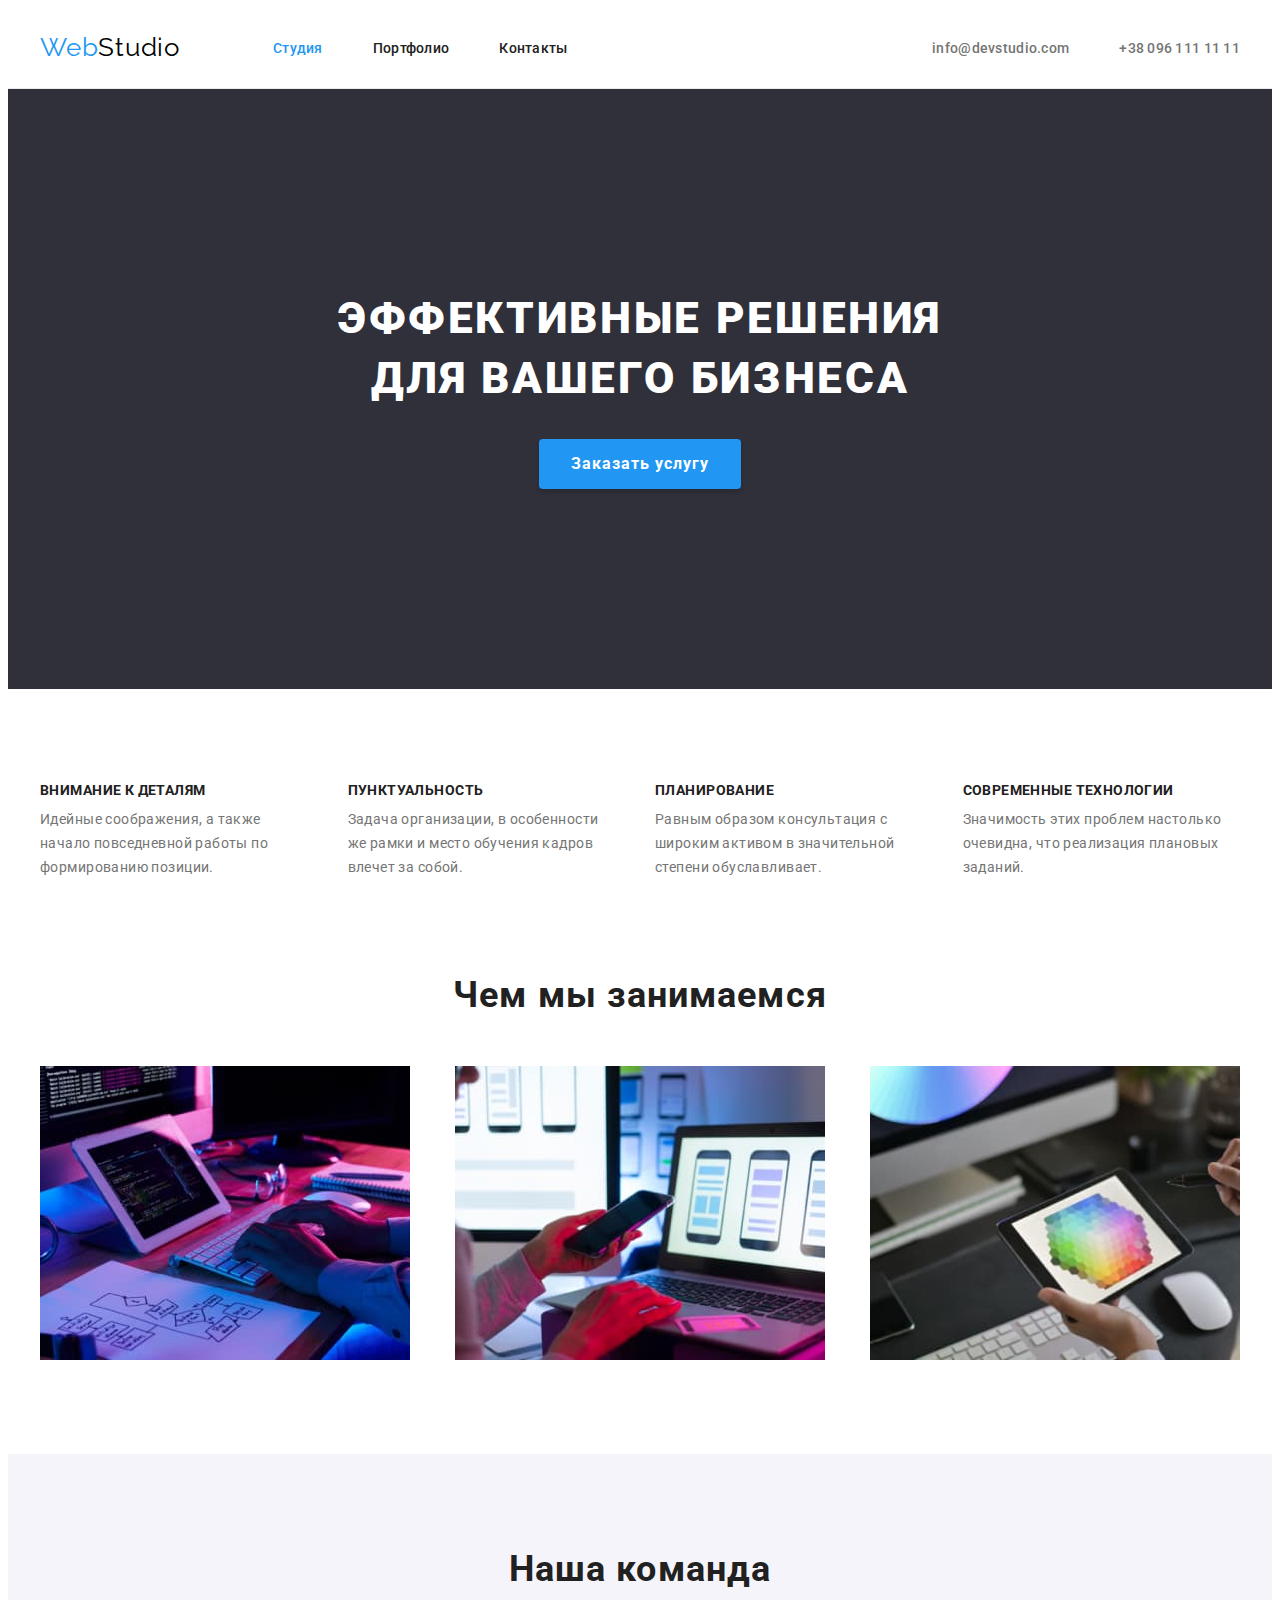
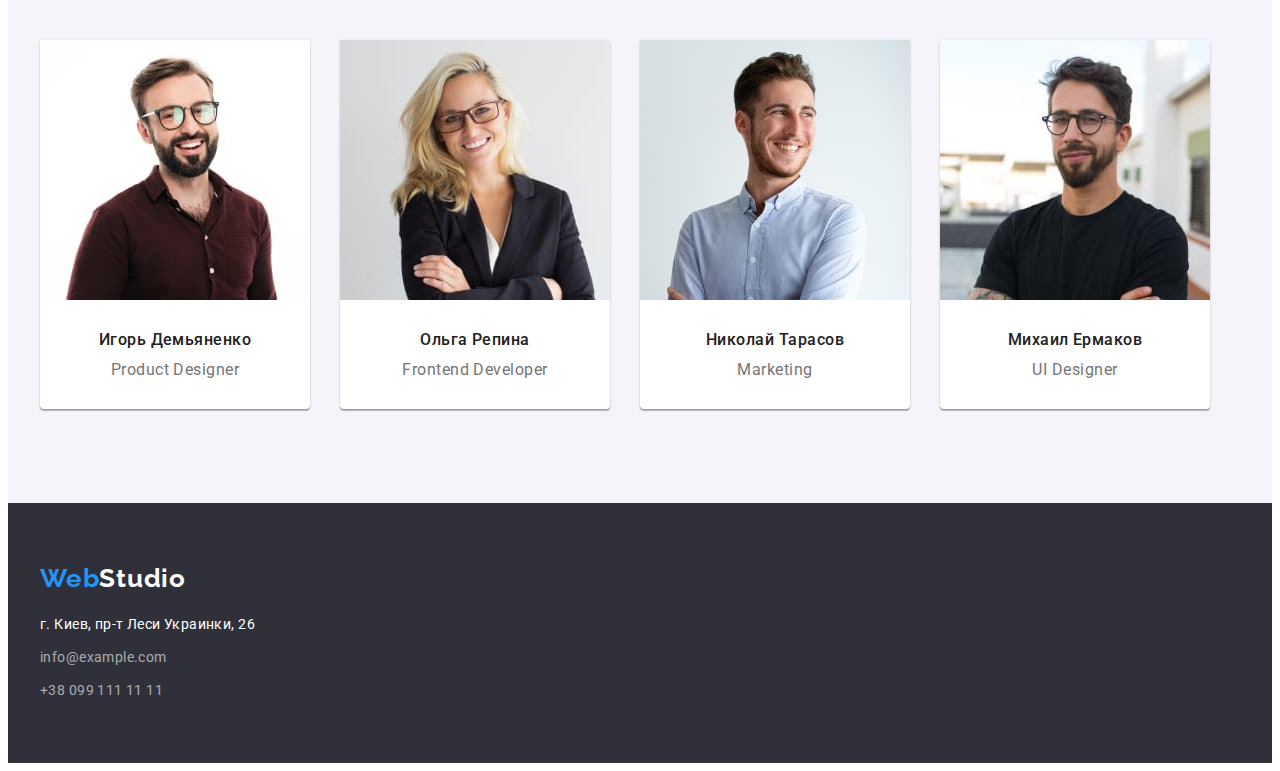
<file: index.html>
<!DOCTYPE html>
<html lang="ru">
  <head>
    <link
      rel="stylesheet"
      href="https://cdnjs.cloudflare.com/ajax/libs/modern-normalize/1.1.0/modern-normalize.min.css"
      integrity="sha512-wpPYUAdjBVSE4KJnH1VR1HeZfpl1ub8YT/NKx4PuQ5NmX2tKuGu6U/JRp5y+Y8XG2tV+wKQpNHVUX03MfMFn9Q=="
      crossorigin="anonymous"
      referrerpolicy="no-referrer"
    />
    <meta charset="UTF-8" />
    <meta http-equiv="X-UA-Compatible" content="IE=edge" />
    <meta name="viewport" content="width=device-width, initial-scale=1.0" />
    <title>WebStudio</title>
    <link rel="preconnect" href="https://fonts.gstatic.com" />
    <link
      href="https://fonts.googleapis.com/css2?family=Raleway:wght@700&family=Roboto:wght@400;500;700;900&display=swap"
      rel="stylesheet"
    />
    <link rel="stylesheet" href="./css/style.css" />
  </head>

  <body>
    <!--Шапка сайта (логотип, nav, контакти)-->
    <header class="header">
      <div class="container header-container">
        <nav class="nav">
          <a href="./" class="logo link"><span>Web</span>Studio</a>

          <!--Навигация на другие страницы-->
          <ul class="nav-menu list">
            <li class="menu-item">
              <a class="menu-link link current" href="">Студия</a>
            </li>
            <li class="menu-item">
              <a class="menu-link link" href="./portfolio.html">Портфолио</a>
            </li>
            <li class="menu-item">
              <a class="menu-link link" href="">Контакты</a>
            </li>
          </ul>
        </nav>

        <!--Контакты-->
        <ul class="contact list">
          <li class="contact-item">
            <a class="contact-mail link" href="mailto:info@devstudio.com">info@devstudio.com</a>
          </li>
          <li class="contact-item">
            <a class="contact-tel link" href="tel:+380961111111">+38 096 111 11 11</a>
          </li>
        </ul>
      </div>
    </header>

    <!--Уникальный контент страницы-->
    <main class="main">
      <!--Герой-->
      <section class="hero">
        <h1 class="hero-title">Эффективные решения для вашего бизнеса</h1>
        <button type="button" class="main-button">Заказать услугу</button>
      </section>

      <!--Преимущества-->
      <section class="dignity">
        <div class="container">
          <h2 hidden>Почему стоит выбрать нас</h2>
          <ul class="dignity-list list">
            <li class="dignity-item">
              <div class="dignity-description">
                <h3 class="dignity-title">Внимание к деталям</h3>
                <p class="dignity-text">
                  Идейные соображения, а также начало повседневной работы по формированию позиции.
                </p>
              </div>
            </li>
            <li class="dignity-item">
              <div class="dignity-description">
                <h3 class="dignity-title">Пунктуальность</h3>
                <p class="dignity-text">
                  Задача организации, в особенности же рамки и место обучения кадров влечет за
                  собой.
                </p>
              </div>
            </li>
            <li class="dignity-item">
              <div class="dignity-description">
                <h3 class="dignity-title">Планирование</h3>
                <p class="dignity-text">
                  Равным образом консультация с широким активом в значительной степени
                  обуславливает.
                </p>
              </div>
            </li>
            <li class="dignity-item">
              <div class="dignity-description">
                <h3 class="dignity-title">Современные технологии</h3>
                <p class="dignity-text">
                  Значимость этих проблем настолько очевидна, что реализация плановых заданий.
                </p>
              </div>
            </li>
          </ul>
        </div>
      </section>

      <!--Чем мы занимаемся-->
      <section class="profile">
        <div class="container">
          <h2 class="profile-titel">Чем мы занимаемся</h2>
          <ul class="profile-list list">
            <li class="profile-item">
              <img
                class="profile-img"
                src="./imeges/studio-page/box1.jpg"
                alt="блок1"
                width="370"
                height="294"
              />
            </li>
            <li class="profile-item">
              <img
                class="profile-img"
                src="./imeges/studio-page/box2.jpg"
                alt="блок2"
                width="370"
                height="294"
              />
            </li>
            <li class="profile-item">
              <img
                class="profile-img"
                src="./imeges/studio-page/box3.jpg"
                alt="блок3"
                width="370"
                height="294"
              />
            </li>
          </ul>
        </div>
      </section>

      <!--Наша команда-->
      <section class="team">
        <div class="container">
          <h2 class="team-title">Наша команда</h2>
          <ul class="team-list list">
            <li class="team-item">
              <div class="team-card">
                <img
                  class="team-img"
                  src="./imeges/studio-page/img1.jpg"
                  alt="Игорь Демьяненко"
                  width="270"
                  height="260"
                />
                <div class="team-badge">
                  <h3 class="team-name">Игорь Демьяненко</h3>
                  <p class="team-profession">Product Designer</p>
                </div>
              </div>
            </li>

            <li class="team-item">
              <div class="team-card">
                <img
                  class="team-img"
                  src="./imeges/studio-page/img2.jpg"
                  alt="Ольга Репина"
                  width="270"
                  height="260"
                />
                <div class="team-badge">
                  <h3 class="team-name">Ольга Репина</h3>
                  <p class="team-profession">Frontend Developer</p>
                </div>
              </div>
            </li>

            <li class="team-item">
              <div class="team-card">
                <img
                  class="team-img"
                  src="./imeges/studio-page/img3.jpg"
                  alt="Николай Тарасов"
                  width="270"
                  height="260"
                />
                <div class="team-badge">
                  <h3 class="team-name">Николай Тарасов</h3>
                  <p class="team-profession">Marketing</p>
                </div>
              </div>
            </li>

            <li class="team-item">
              <div class="team-card">
                <img
                  class="team-img"
                  src="./imeges/studio-page/img4.jpg"
                  alt="Михаил Ермаков"
                  width="270"
                  height="260"
                />
                <div class="team-badge">
                  <h3 class="team-name">Михаил Ермаков</h3>
                  <p class="team-profession">UI Designer</p>
                </div>
              </div>
            </li>
          </ul>
        </div>
      </section>
    </main>

    <!--Подвал страницы-->
    <footer class="footer">
      <div class="container">
        <a href="./" class="logo-footer link"><span>Web</span>Studio</a>
        <address class="footer-contact">
          <ul class="footer-list list">
            <li class="footer-item">
              <a
                class="footer-address link"
                href="https://goo.gl/maps/ubs8C16pTjqJVdpH9"
                target="_blank"
                rel="noopener noreferrer"
                >г. Киев, пр-т Леси Украинки, 26</a
              >
            </li>
            <li class="footer-mail">
              <a class="footer-mail-link link" href="mailto:info@example.com">info@example.com</a>
            </li>
            <li>
              <a class="footer-tel link" href="tel:+380991111111">+38 099 111 11 11</a>
            </li>
          </ul>
        </address>
      </div>
    </footer>
  </body>
</html>
</file>
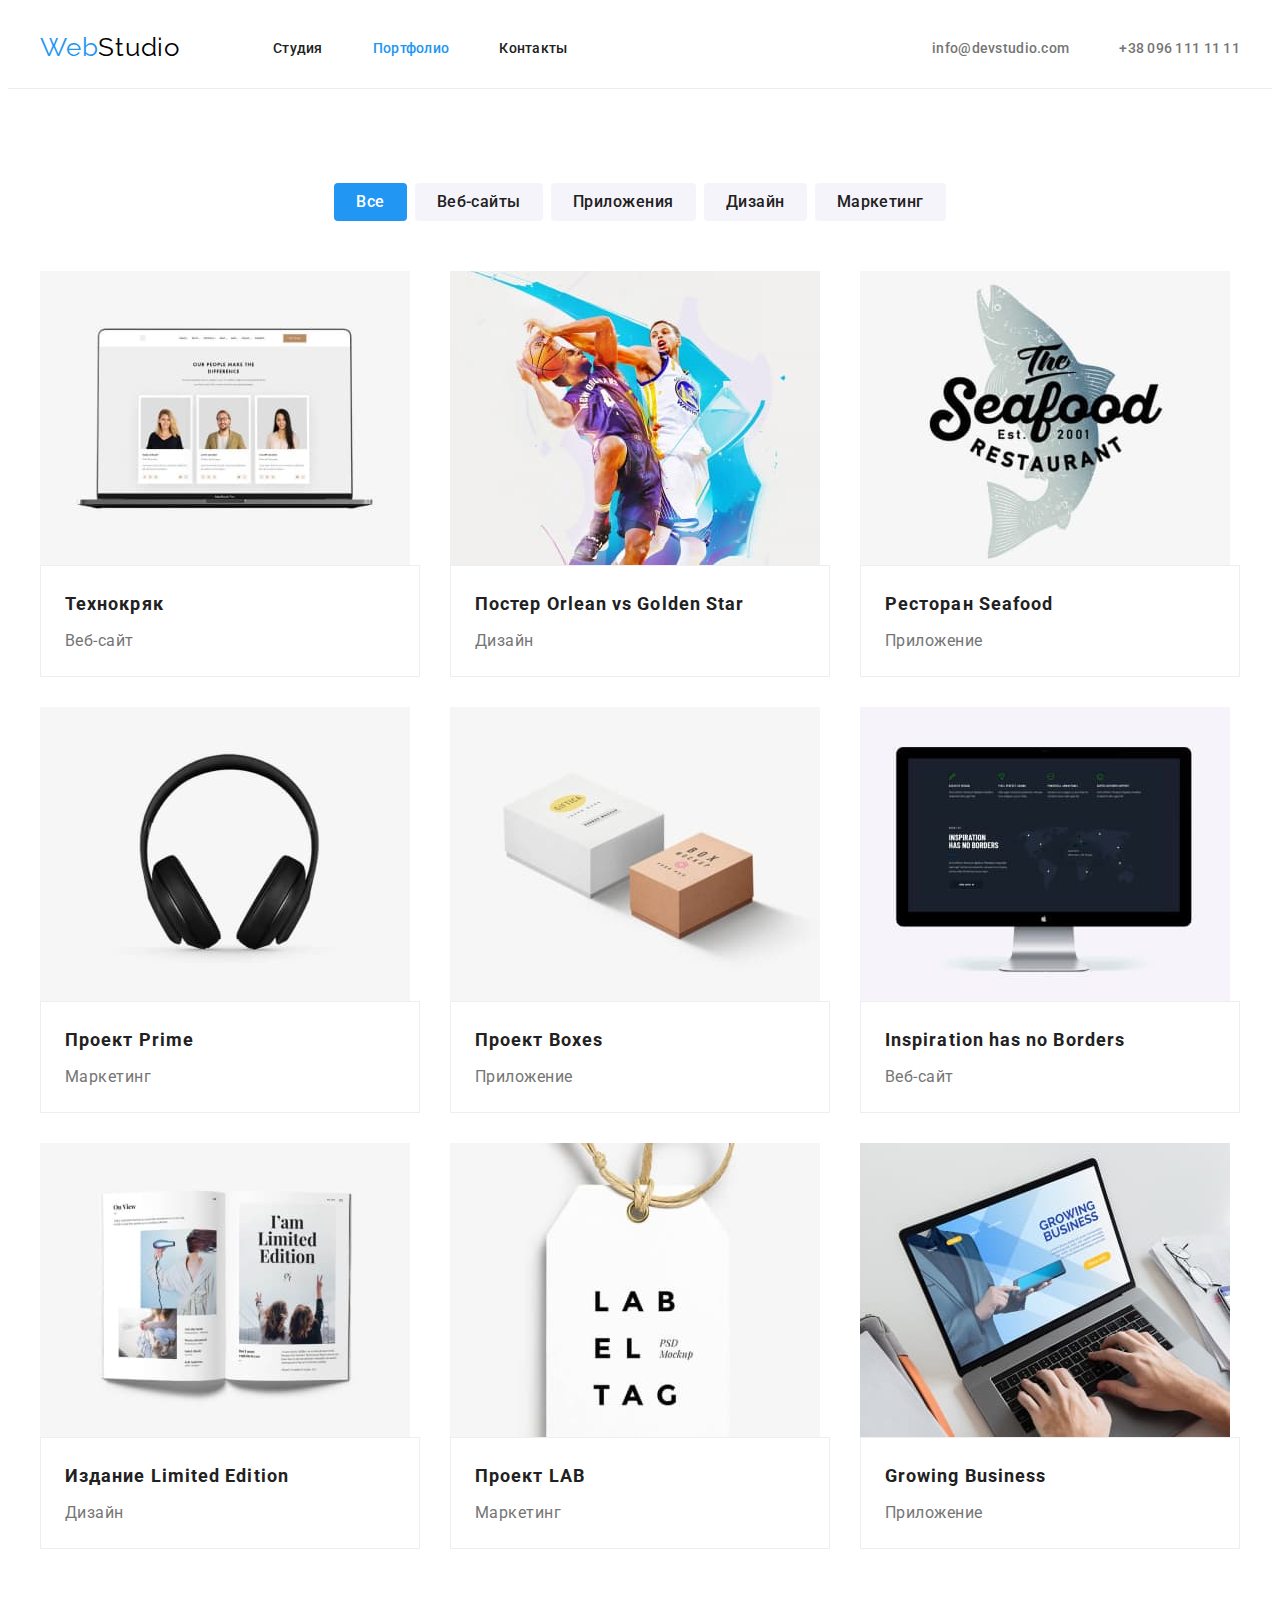
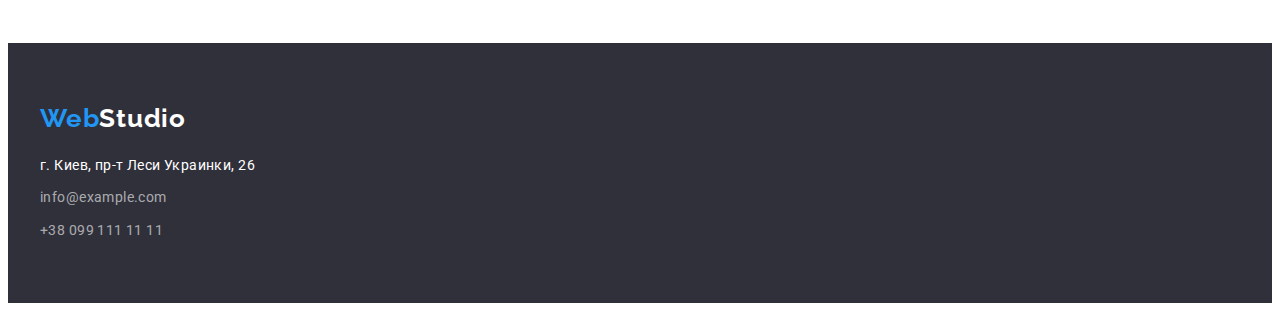
<file: portfolio.html>
<!DOCTYPE html>
<html lang="ru">
  <head>
    <link
      rel="stylesheet"
      href="https://cdnjs.cloudflare.com/ajax/libs/modern-normalize/1.1.0/modern-normalize.min.css"
      integrity="sha512-wpPYUAdjBVSE4KJnH1VR1HeZfpl1ub8YT/NKx4PuQ5NmX2tKuGu6U/JRp5y+Y8XG2tV+wKQpNHVUX03MfMFn9Q=="
      crossorigin="anonymous"
      referrerpolicy="no-referrer"
    />
    <meta charset="UTF-8" />
    <meta http-equiv="X-UA-Compatible" content="IE=edge" />
    <meta name="viewport" content="width=device-width, initial-scale=1.0" />
    <title>WebStudio</title>
    <link rel="preconnect" href="https://fonts.gstatic.com" />
    <link
      href="https://fonts.googleapis.com/css2?family=Raleway:wght@700&family=Roboto:wght@400;500;700;900&display=swap"
      rel="stylesheet"
    />
    <link rel="stylesheet" href="./css/style.css" />
  </head>

  <body>
    <!--Шапка сайта (логотип, nav, контакти)-->
    <header class="header">
      <div class="container header-container">
        <nav class="nav">
          <a href="./" class="logo link"><span>Web</span>Studio</a>

          <!--Навигация на другие страницы-->
          <ul class="nav-menu list">
            <li class="menu-item">
              <a class="menu-link link" href="./index.html">Студия</a>
            </li>
            <li class="menu-item">
              <a class="menu-link link current" href="./portfolio.html">Портфолио</a>
            </li>
            <li class="menu-item">
              <a class="menu-link link" href="">Контакты</a>
            </li>
          </ul>
        </nav>

        <!--Контакты-->
        <ul class="contact list">
          <li class="contact-item">
            <a class="contact-mail link" href="mailto:info@devstudio.com">info@devstudio.com</a>
          </li>
          <li class="contact-item">
            <a class="contact-tel link" href="tel:+380961111111">+38 096 111 11 11</a>
          </li>
        </ul>
      </div>
    </header>

    <!--Уникальный контент страницы-->
    <main>
      <section class="portfolio">
        <div class="container">
          <h1 hidden>Портофолио</h1>
          <!--Фильтр-кнопки-->
          <ul class="portfolio-filter list">
            <li class="filter-item">
              <button type="button" class="button-secondary current">Все</button>
            </li>
            <li class="filter-item">
              <button type="button" class="button-secondary">Веб-сайты</button>
            </li>
            <li class="filter-item">
              <button type="button" class="button-secondary">Приложения</button>
            </li>
            <li class="filter-item">
              <button type="button" class="button-secondary">Дизайн</button>
            </li>
            <li class="filter-item">
              <button type="button" class="button-secondary">Маркетинг</button>
            </li>
          </ul>

          <!--Роботы проведенные студией-->
          <ul class="project-list list">
            <li class="project-item">
              <a class="project-link" href="">
                <img
                  class="project-img"
                  src="./imeges/portfolio-page/project1.jpg"
                  alt="Веб-сайт"
                  width="370"
                  height="294"
                />
              </a>
              <div class="project-card">
                <h2 class="project-title">Технокряк</h2>
                <p class="project-text">Веб-сайт</p>
              </div>
            </li>
            <li class="project-item">
              <a href="">
                <img
                  class="project-img"
                  src="./imeges/portfolio-page/project2.jpg"
                  alt="Постер"
                  width="370"
                  height="294"
                />
              </a>
              <div class="project-card">
                <h2 class="project-title">Постер <span lang="en">Orlean vs Golden Star</span></h2>
                <p class="project-text">Дизайн</p>
              </div>
            </li>
            <li class="project-item">
              <a href="">
                <img
                  class="project-img"
                  src="./imeges/portfolio-page/project3.jpg"
                  alt="Логотип ресторана Seafood"
                  width="370"
                  height="294"
                />
              </a>
              <div class="project-card">
                <h2 class="project-title">Ресторан <span lang="en">Seafood</span></h2>
                <p class="project-text">Приложение</p>
              </div>
            </li>
            <li class="project-item">
              <a href="">
                <img
                  class="project-img"
                  src="./imeges/portfolio-page/project4.jpg"
                  alt="Наушники"
                  width="370"
                  height="294"
                />
              </a>
              <div class="project-card">
                <h2 class="project-title">Проект <span lang="en">Prime</span></h2>
                <p class="project-text">Маркетинг</p>
              </div>
            </li>
            <li class="project-item">
              <a href="">
                <img
                  class="project-img"
                  src="./imeges/portfolio-page/project5.jpg"
                  alt="Коробки"
                  width="370"
                  height="294"
              /></a>
              <div class="project-card">
                <h2 class="project-title">Проект <span lang="en">Boxes</span></h2>
                <p class="project-text">Приложение</p>
              </div>
            </li>
            <li class="project-item">
              <a href="">
                <img
                  class="project-img"
                  src="./imeges/portfolio-page/project6.jpg"
                  alt="Монитор"
                  width="370"
                  height="294"
              /></a>
              <div class="project-card">
                <h2 lang="en" class="project-title">Inspiration has no Borders</h2>
                <p class="project-text">Веб-сайт</p>
              </div>
            </li>
            <li class="project-item">
              <a href="">
                <img
                  class="project-img"
                  src="./imeges/portfolio-page/project7.jpg"
                  alt="Журнал"
                  width="370"
                  height="294"
              /></a>
              <div class="project-card">
                <h2 class="project-title">Издание <span lang="en">Limited Edition</span></h2>
                <p class="project-text">Дизайн</p>
              </div>
            </li>
            <li class="project-item">
              <a href="">
                <img
                  class="project-img"
                  src="./imeges/portfolio-page/project8.jpg"
                  alt="Бирка"
                  width="370"
                  height="294"
              /></a>
              <div class="project-card">
                <h2 class="project-title">Проект <span lang="en">LAB</span></h2>
                <p class="project-text">Маркетинг</p>
              </div>
            </li>
            <li class="project-item">
              <a href="">
                <img
                  class="project-img"
                  src="./imeges/portfolio-page/project9.jpg"
                  alt="Ноутбук"
                  width="370"
                  height="294"
              /></a>
              <div class="project-card">
                <h2 lang="en" class="project-title">Growing Business</h2>
                <p class="project-text">Приложение</p>
              </div>
            </li>
          </ul>
        </div>
      </section>
    </main>

    <!--Подвал страницы-->
    <footer class="footer">
      <div class="container">
        <a href="./" class="logo-footer link"><span>Web</span>Studio</a>
        <address class="footer-contact">
          <ul class="footer-list list">
            <li class="footer-item">
              <a
                class="footer-address link"
                href="https://goo.gl/maps/ubs8C16pTjqJVdpH9"
                target="_blank"
                rel="noopener noreferrer"
                >г. Киев, пр-т Леси Украинки, 26</a
              >
            </li>
            <li class="footer-mail">
              <a class="footer-mail-link link" href="mailto:info@example.com">info@example.com</a>
            </li>
            <li>
              <a class="footer-tel link" href="tel:+380991111111">+38 099 111 11 11</a>
            </li>
          </ul>
        </address>
      </div>
    </footer>
  </body>
</html>
</file>
<file: css/style.css>
:root {
  --primery-text-color: #757575;
  --title-text-color: #212121;
  --background-button-secondary: #f5f4fa;
  --accent-color: #2196f3;
  --white-color: #ffffff;
  --background-footer-hero: #2f303a;
}

/* --- Сброс --- */
.list {
  list-style: none;
}
.link {
  text-decoration: none;
}

h1,
h2,
h3,
h4,
h5,
h6,
p {
  margin-top: 0;
  margin-bottom: 0;
}

ul,
ol {
  margin-top: 0;
  margin-bottom: 0;
  padding-left: 0;
}
/* --- END Сброс --- */

img {
  display: block;
  max-width: 100%;
}

.container {
  width: 1200px;
  margin-left: auto;
  margin-right: auto;
  padding-left: 15px;
  padding-right: 15px;
}

/* возможно, поменять цвет текста */
body {
  font-family: 'Roboto', sans-serif;
  background-color: var(--white-color);

  /* ???
  margin-left: auto;
  margin-right: auto; */
}

/* Logo */
.logo {
  margin-right: 93px;

  font-family: 'Raleway', sans-serif;
  font-size: 26px;
  line-height: 1.19;
  letter-spacing: 0.03em;
  color: #000000;
}

.logo span {
  color: var(--accent-color);
}

/* ========== HEADER ========== */

.header {
  padding-top: 24px;
  padding-bottom: 25px;
  border-bottom: 1px solid #ececec;
}
.header-container {
  display: flex;
  align-items: center;
  justify-content: space-between;
}

/* навигация сайта */
.nav {
  display: flex;
  align-items: center;
}

.nav-menu {
  display: flex;
  align-items: center;
}

.menu-item:not(:last-child) {
  margin-right: 50px;
}

.menu-link {
  padding-top: 32px;
  padding-bottom: 22px;

  font-style: normal;
  font-weight: 500;
  font-size: 14px;
  line-height: 1.14;
  letter-spacing: 0.02em;
  color: var(--title-text-color);
}

.menu-link.current {
  color: var(--accent-color);
}

.menu-link:hover,
.menu-link:focus {
  color: var(--accent-color);
}

/* контакты */
.contact {
  display: flex;
  align-items: center;
  /* margin-left: auto; - как вариант, если убрать justify-content: space-between */
}

.contact-item:not(:last-child) {
  margin-right: 50px;
}

.contact-mail,
.contact-tel {
  font-weight: 500;
  font-size: 14px;
  line-height: 1.14;
  letter-spacing: 0.02em;
  color: var(--primery-text-color);
}

.contact-mail:hover,
.contact-mail:focus {
  color: var(--accent-color);
}
.contact-tel:hover,
.contact-tel:focus {
  color: var(--accent-color);
}
/* ========== END HEDER ==========  */

/* ========== BUTTON ========== */

.main-button {
  padding: 10px 32px;
  box-shadow: 0px 4px 4px rgba(0, 0, 0, 0.15);
  border-radius: 4px;
  border: none;

  color: #ffffff;
  background-color: var(--accent-color);

  font-family: Roboto;
  font-weight: 700;
  font-size: 16px;
  line-height: 1.87;
  align-items: center;
  text-align: center;
  letter-spacing: 0.06em;
}

.main-button:hover,
.main-button:focus {
  background-color: #188ce8;
}

.button-secondary {
  padding: 6px 22px;
  border: none;
  border-radius: 4px;
  color: var(--title-text-color);
  background-color: var(--background-button-secondary);

  font-family: Roboto;
  font-weight: 500;
  font-size: 16px;
  line-height: 1.62;
  letter-spacing: 0.03em;
}
.button-secondary:hover,
.button-secondary:focus {
  color: #ffffff;
  background-color: var(--accent-color);
  box-shadow: 0px 3px 1px rgba(0, 0, 0, 0.1), 0px 1px 2px rgba(0, 0, 0, 0.08),
    0px 2px 2px rgba(0, 0, 0, 0.12);
}

.button-secondary.current {
  color: var(--white-color);
  background-color: var(--accent-color);
}
/* ========== END BUTTON ========== */

/* ========== MAIN ========== */

.hero {
  padding-top: 200px;
  padding-bottom: 200px;
  background-color: var(--background-footer-hero);
  text-align: center;
}

.hero-title {
  max-width: 696px;
  margin-bottom: 30px;
  margin-left: auto;
  margin-right: auto;

  font-weight: 900;
  font-size: 44px;
  line-height: 1.36;
  letter-spacing: 0.06em;
  text-transform: uppercase;

  color: #ffffff;
}

/* ========== END MAIN ========== */

/* ========== ПРЕИМУЩЕСТВА (dignity) ========== */
.dignity {
  padding-top: 94px;
  padding-bottom: 47px;
}

.dignity-list {
  display: flex;
  align-items: center;

  flex-wrap: wrap;
  margin-left: -30px;
  margin-top: -30px;
}

.dignity-item {
  margin-left: 30px;
  margin-top: 30px;
  flex-basis: calc((100% - 120px) / 4);
}

.dignity-description {
  width: 270px;
}

.dignity-title {
  margin-bottom: 10px;

  color: var(--title-text-color);
  font-weight: 700;
  font-size: 14px;
  line-height: 1.14;
  letter-spacing: 0.03em;
  text-transform: uppercase;
}

.dignity-text {
  color: var(--primery-text-color);
  font-weight: 400;
  font-size: 14px;
  line-height: 1.71;
  letter-spacing: 0.03em;
}
/* ========== END ПРЕИМУЩЕСТВА (dignity) ========== */

/* ========== PROFILE (чем мы занимаемся) ========== */
.profile {
  padding-top: 47px;
  padding-bottom: 94px;
}

.profile-titel {
  margin-bottom: 50px;

  color: var(--title-text-color);
  font-weight: 700;
  font-size: 36px;
  line-height: 1.17;
  text-align: center;
  letter-spacing: 0.03em;
}

.profile-list {
  display: flex;
  align-items: center;
  justify-content: space-between;
}

/* .profile-item:not(:last-child) {
  margin-right: 30px;
} */

/* ========== END PROFILE (чем мы занимаемся) ========== */

/* ========== TEAM ========== */

.team {
  background-color: #f5f4fa;
  padding-top: 94px;
  padding-bottom: 94px;
}

.team-title {
  margin-bottom: 50px;

  color: var(--title-text-color);
  font-weight: 700;
  font-size: 36px;
  line-height: 1.17;
  text-align: center;
  letter-spacing: 0.03em;
}
.team-list {
  display: flex;
  align-items: center;
}

.team-item:not(:last-child) {
  margin-right: 30px;
}

.team-card {
  background: #ffffff;
  box-shadow: 0px 1px 3px rgba(0, 0, 0, 0.12), 0px 1px 1px rgba(0, 0, 0, 0.14),
    0px 2px 1px rgba(0, 0, 0, 0.2);
  border-radius: 0px 0px 4px 4px;
}

.team-badge {
  padding-top: 30px;
  padding-bottom: 30px;
}

.team-name {
  margin-bottom: 10px;

  color: var(--title-text-color);
  font-weight: 500;
  font-size: 16px;
  line-height: 1.19;
  text-align: center;
  letter-spacing: 0.03em;
}

.team-profession {
  color: var(--primery-text-color);
  font-weight: 400;
  font-size: 16px;
  line-height: 1.19;
  text-align: center;
  letter-spacing: 0.03em;
}
/* ========== END TEAM ========== */

/* ========== FOOTER ========== */
.footer {
  padding-top: 60px;
  padding-bottom: 60px;
  background-color: var(--background-footer-hero);
}
.logo-footer {
  font-family: 'Raleway', sans-serif;
  font-weight: 700;
  font-size: 26px;
  line-height: 1.19;
  letter-spacing: 0.03em;
  color: #ffffff;
}
.logo-footer span {
  color: var(--accent-color);
}
.footer-contact {
  margin-top: 20px;
}

.footer-item {
  margin-bottom: 9px;
}

.footer-address {
  font-style: normal;
  font-weight: 400;
  font-size: 14px;
  line-height: 1.71;
  letter-spacing: 0.03em;
  color: #ffffff;
}

.footer-mail {
  margin-bottom: 9px;
}

.footer-mail-link {
  display: inline-block;

  font-style: normal;
  color: rgba(255, 255, 255, 0.6);
  font-weight: 400;
  font-size: 14px;
  line-height: 1.71;
  letter-spacing: 0.03em;
}

.footer-tel {
  font-style: normal;
  color: rgba(255, 255, 255, 0.6);
  font-weight: 400;
  font-size: 14px;
  line-height: 1.71;
  letter-spacing: 0.03em;
}
.footer-mail:hover,
.footer-mail:focus {
  color: #ffffff;
}

.footer-tel:hover,
.footer-tel:focus {
  color: #ffffff;
}

/* ========== END FOOTER ========== */

/* ------- PAGE PORTFOLIO ------- */

/* ========== PROJECT ========== */

.portfolio {
  padding-top: 94px;
  padding-bottom: 94px;
}

.portfolio-filter {
  margin-bottom: 50px;
  display: flex;
  justify-content: center;
  align-items: center;
}

.filter-item:not(:last-child) {
  margin-right: 8px;
}

.project-list {
  display: flex;
  flex-wrap: wrap;
  margin-left: -30px;
  margin-top: -30px;
}

.project-item {
  margin-left: 30px;
  margin-top: 30px;
  flex-basis: calc((100% - 90px) / 3);
}

.project-card {
  padding: 20px 24px;

  background: #ffffff;
  border: 1px solid #eeeeee;
}

.project-title {
  margin-bottom: 4px;

  color: var(--title-text-color);
  font-weight: 700;
  font-size: 18px;
  line-height: 2;
  letter-spacing: 0.06em;
}
.project-text {
  color: var(--primery-text-color);
  font-weight: 400;
  font-size: 16px;
  line-height: 1.87;
  letter-spacing: 0.03em;
}
/* ========== END PROJECT ========== */
</file>
